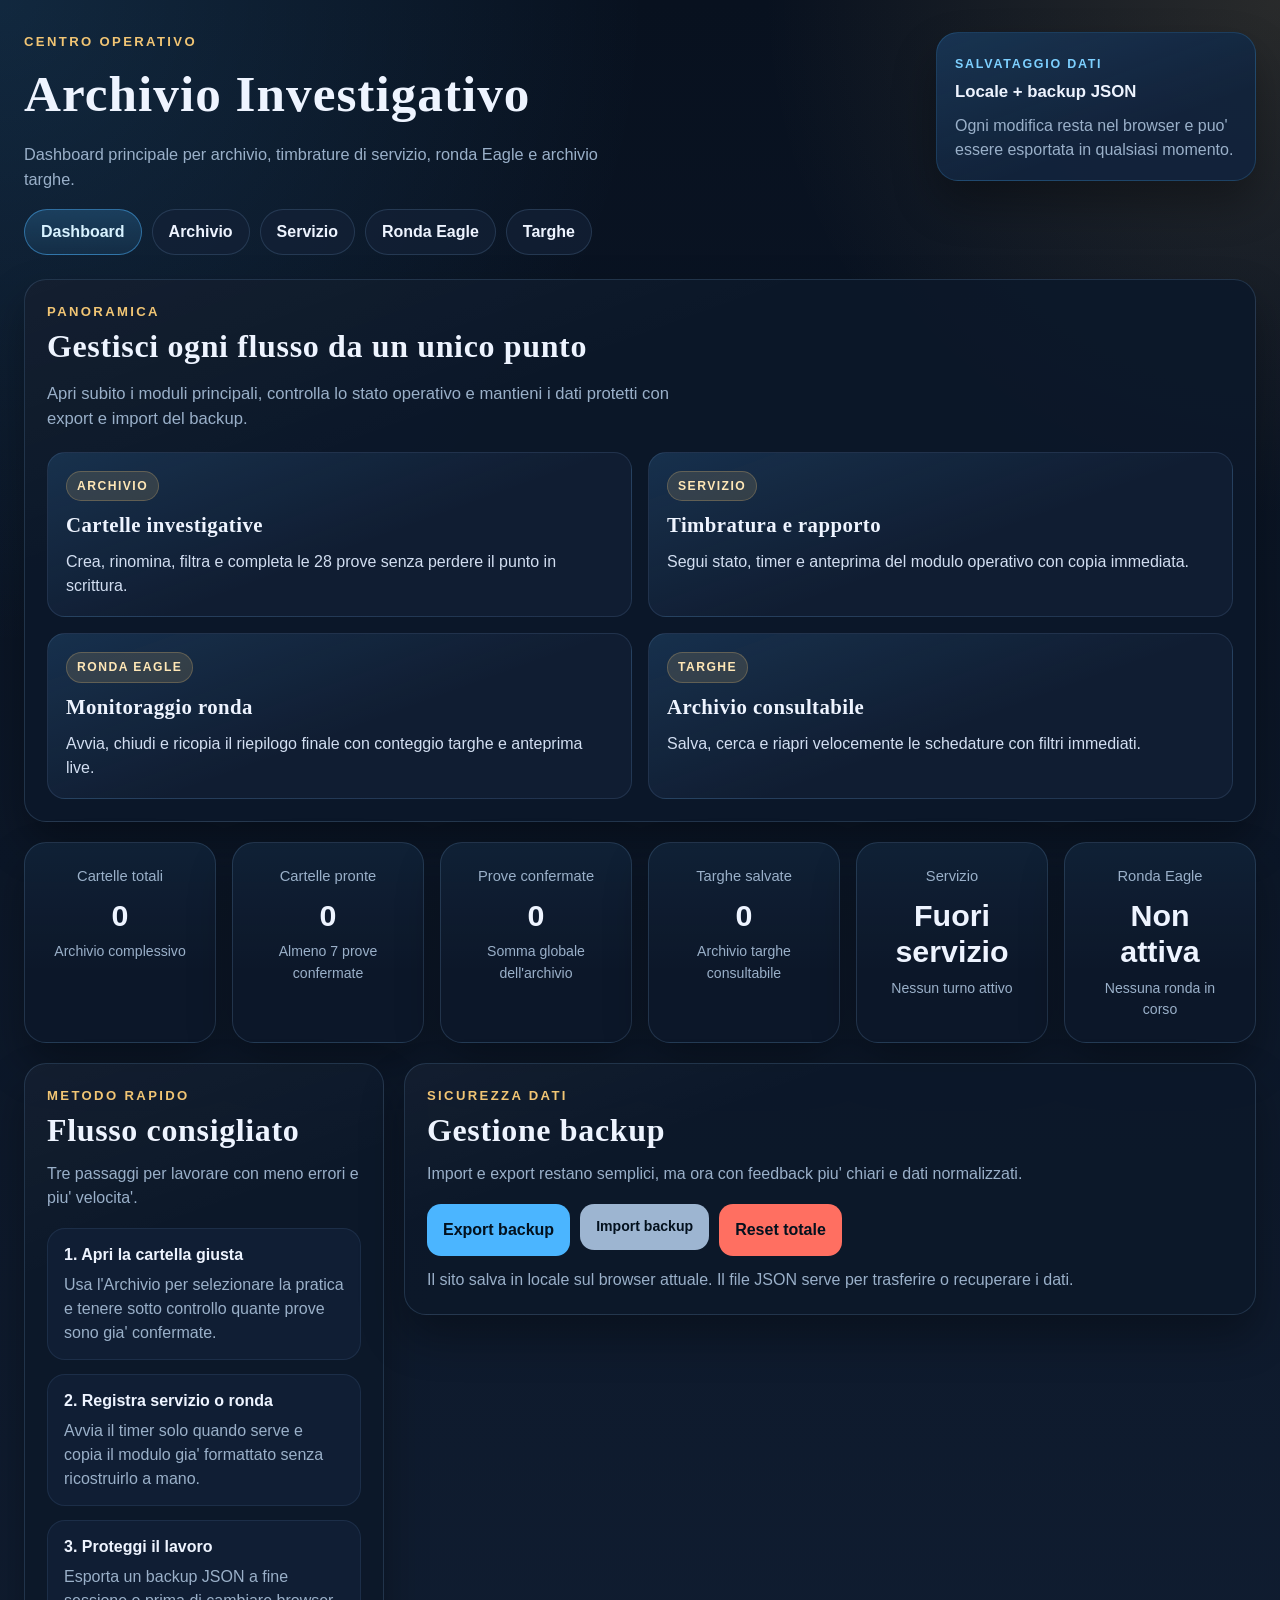
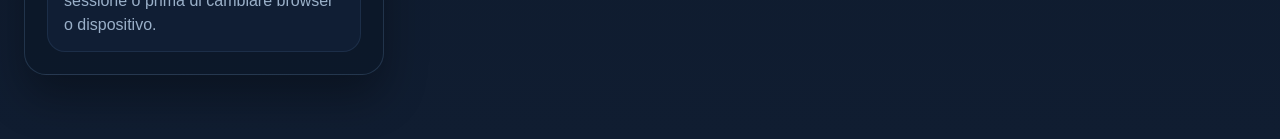
<file: index.html>
<!DOCTYPE html>
<html lang="it">
<head>
  <meta charset="UTF-8" />
  <meta name="viewport" content="width=device-width, initial-scale=1.0" />
  <meta
    name="description"
    content="Pannello operativo per archivio investigativo, servizio, ronda Eagle e schedatura targhe."
  />
  <meta name="theme-color" content="#0f1729" />
  <title>Archivio Investigativo | Dashboard</title>
  <link rel="stylesheet" href="css/style.css" />
</head>
<body>
  <a class="skip-link" href="#mainContent">Vai al contenuto principale</a>

  <div class="page-shell">
    <header class="site-header">
      <div class="site-header-copy">
        <p class="eyebrow">Centro operativo</p>
        <h1>Archivio Investigativo</h1>
        <p class="subtitle">
          Dashboard principale per archivio, timbrature di servizio, ronda Eagle e archivio targhe.
        </p>
      </div>

      <aside class="header-card" aria-label="Informazioni salvataggio">
        <span class="header-card-label">Salvataggio dati</span>
        <strong>Locale + backup JSON</strong>
        <p>Ogni modifica resta nel browser e puo' essere esportata in qualsiasi momento.</p>
      </aside>
    </header>

    <nav class="main-nav" aria-label="Navigazione principale">
      <a href="index.html" class="nav-link active" aria-current="page">Dashboard</a>
      <a href="archivio.html" class="nav-link">Archivio</a>
      <a href="servizio.html" class="nav-link">Servizio</a>
      <a href="ronda.html" class="nav-link">Ronda Eagle</a>
      <a href="targhe.html" class="nav-link">Targhe</a>
    </nav>

    <main class="page-container" id="mainContent">
      <section class="panel hero-panel">
        <div class="hero-copy">
          <p class="eyebrow">Panoramica</p>
          <h2>Gestisci ogni flusso da un unico punto</h2>
          <p class="lead">
            Apri subito i moduli principali, controlla lo stato operativo e mantieni i dati protetti con
            export e import del backup.
          </p>
        </div>

        <div class="dashboard-grid">
          <a class="dashboard-card" href="archivio.html">
            <span class="card-kicker">Archivio</span>
            <h3>Cartelle investigative</h3>
            <p>Crea, rinomina, filtra e completa le 28 prove senza perdere il punto in scrittura.</p>
          </a>

          <a class="dashboard-card" href="servizio.html">
            <span class="card-kicker">Servizio</span>
            <h3>Timbratura e rapporto</h3>
            <p>Segui stato, timer e anteprima del modulo operativo con copia immediata.</p>
          </a>

          <a class="dashboard-card" href="ronda.html">
            <span class="card-kicker">Ronda Eagle</span>
            <h3>Monitoraggio ronda</h3>
            <p>Avvia, chiudi e ricopia il riepilogo finale con conteggio targhe e anteprima live.</p>
          </a>

          <a class="dashboard-card" href="targhe.html">
            <span class="card-kicker">Targhe</span>
            <h3>Archivio consultabile</h3>
            <p>Salva, cerca e riapri velocemente le schedature con filtri immediati.</p>
          </a>
        </div>
      </section>

      <section class="stats-grid stats-grid--wide" aria-label="Statistiche operative">
        <div class="panel stat-card">
          <span class="stat-label">Cartelle totali</span>
          <strong class="stat-value" id="statFolders">0</strong>
          <span class="stat-note">Archivio complessivo</span>
        </div>

        <div class="panel stat-card">
          <span class="stat-label">Cartelle pronte</span>
          <strong class="stat-value" id="statReadyFolders">0</strong>
          <span class="stat-note">Almeno 7 prove confermate</span>
        </div>

        <div class="panel stat-card">
          <span class="stat-label">Prove confermate</span>
          <strong class="stat-value" id="statCheckedProofs">0</strong>
          <span class="stat-note">Somma globale dell'archivio</span>
        </div>

        <div class="panel stat-card">
          <span class="stat-label">Targhe salvate</span>
          <strong class="stat-value" id="statPlates">0</strong>
          <span class="stat-note">Archivio targhe consultabile</span>
        </div>

        <div class="panel stat-card">
          <span class="stat-label">Servizio</span>
          <strong class="stat-value" id="statService">Fuori servizio</strong>
          <span class="stat-note" id="statServiceNote">Nessun turno attivo</span>
        </div>

        <div class="panel stat-card">
          <span class="stat-label">Ronda Eagle</span>
          <strong class="stat-value" id="statRonda">Non attiva</strong>
          <span class="stat-note" id="statRondaNote">Nessuna ronda in corso</span>
        </div>
      </section>

      <section class="page-grid dashboard-lower">
        <section class="panel">
          <div class="panel-header">
            <div>
              <p class="eyebrow">Metodo rapido</p>
              <h2>Flusso consigliato</h2>
              <p class="panel-subtitle">Tre passaggi per lavorare con meno errori e piu' velocita'.</p>
            </div>
          </div>

          <div class="checklist">
            <div class="checklist-item">
              <strong>1. Apri la cartella giusta</strong>
              <p>Usa l'Archivio per selezionare la pratica e tenere sotto controllo quante prove sono gia' confermate.</p>
            </div>

            <div class="checklist-item">
              <strong>2. Registra servizio o ronda</strong>
              <p>Avvia il timer solo quando serve e copia il modulo gia' formattato senza ricostruirlo a mano.</p>
            </div>

            <div class="checklist-item">
              <strong>3. Proteggi il lavoro</strong>
              <p>Esporta un backup JSON a fine sessione o prima di cambiare browser o dispositivo.</p>
            </div>
          </div>
        </section>

        <section class="panel">
          <div class="panel-header">
            <div>
              <p class="eyebrow">Sicurezza dati</p>
              <h2>Gestione backup</h2>
              <p class="panel-subtitle">
                Import e export restano semplici, ma ora con feedback piu' chiari e dati normalizzati.
              </p>
            </div>
          </div>

          <div class="button-row">
            <button class="btn btn-primary" id="exportDataBtn" type="button">Export backup</button>
            <label class="btn btn-secondary file-label">
              Import backup
              <input type="file" id="importDataInput" accept=".json" hidden />
            </label>
            <button class="btn btn-danger" id="resetAllBtn" type="button">Reset totale</button>
          </div>

          <p class="help-text">
            Il sito salva in locale sul browser attuale. Il file JSON serve per trasferire o recuperare i dati.
          </p>
        </section>
      </section>
    </main>
  </div>

  <script src="js/storage.js"></script>
  <script src="js/ui.js"></script>
  <script src="js/index.js"></script>
</body>
</html>
</file>
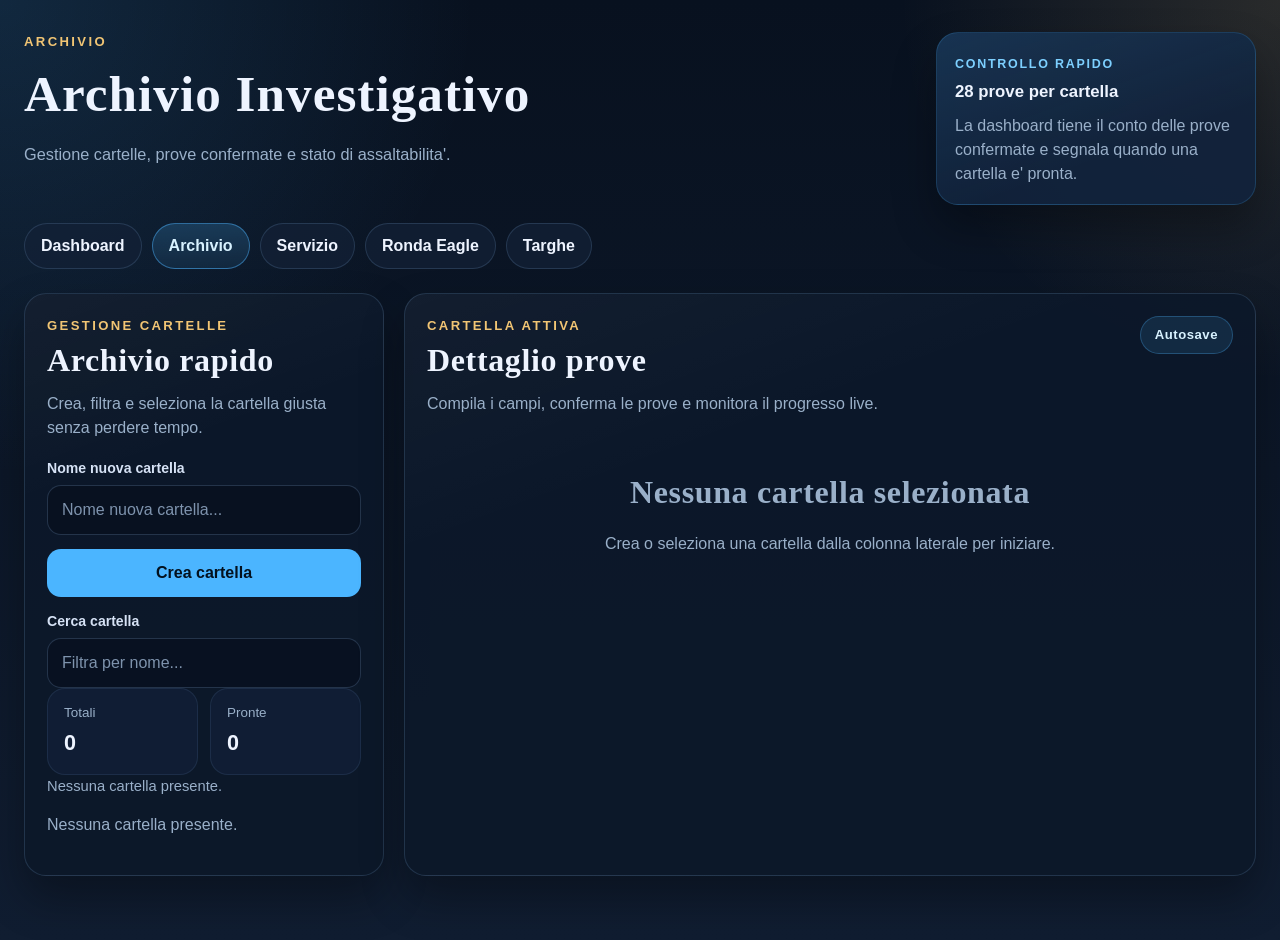
<file: archivio.html>
<!DOCTYPE html>
<html lang="it">
<head>
  <meta charset="UTF-8" />
  <meta name="viewport" content="width=device-width, initial-scale=1.0" />
  <meta
    name="description"
    content="Gestione cartelle investigative con 28 prove, progressi e filtro rapido."
  />
  <meta name="theme-color" content="#0f1729" />
  <title>Archivio Investigativo | Cartelle e prove</title>
  <link rel="stylesheet" href="css/style.css" />
</head>
<body>
  <a class="skip-link" href="#mainContent">Vai al contenuto principale</a>

  <div class="page-shell">
    <header class="site-header">
      <div class="site-header-copy">
        <p class="eyebrow">Archivio</p>
        <h1>Archivio Investigativo</h1>
        <p class="subtitle">Gestione cartelle, prove confermate e stato di assaltabilita'.</p>
      </div>

      <aside class="header-card" aria-label="Informazioni archivio">
        <span class="header-card-label">Controllo rapido</span>
        <strong>28 prove per cartella</strong>
        <p>La dashboard tiene il conto delle prove confermate e segnala quando una cartella e' pronta.</p>
      </aside>
    </header>

    <nav class="main-nav" aria-label="Navigazione principale">
      <a href="index.html" class="nav-link">Dashboard</a>
      <a href="archivio.html" class="nav-link active" aria-current="page">Archivio</a>
      <a href="servizio.html" class="nav-link">Servizio</a>
      <a href="ronda.html" class="nav-link">Ronda Eagle</a>
      <a href="targhe.html" class="nav-link">Targhe</a>
    </nav>

    <main class="page-container page-grid" id="mainContent">
      <aside class="panel sidebar-panel">
        <div class="panel-header">
          <div>
            <p class="eyebrow">Gestione cartelle</p>
            <h2>Archivio rapido</h2>
            <p class="panel-subtitle">Crea, filtra e seleziona la cartella giusta senza perdere tempo.</p>
          </div>
        </div>

        <div class="stack">
          <div>
            <label for="newFolderName">Nome nuova cartella</label>
            <input type="text" id="newFolderName" placeholder="Nome nuova cartella..." autocomplete="off" />
          </div>

          <button class="btn btn-primary" id="createFolderBtn" type="button">Crea cartella</button>

          <div>
            <label for="folderSearchInput">Cerca cartella</label>
            <input
              type="search"
              id="folderSearchInput"
              placeholder="Filtra per nome..."
              autocomplete="off"
            />
          </div>
        </div>

        <div class="summary-strip">
          <div class="mini-stat">
            <span>Totali</span>
            <strong id="folderTotalCount">0</strong>
          </div>

          <div class="mini-stat">
            <span>Pronte</span>
            <strong id="folderReadyCount">0</strong>
          </div>
        </div>

        <p class="search-status" id="folderSearchStatus">Tutte le cartelle disponibili.</p>

        <div id="foldersList" class="folders-list" aria-live="polite"></div>
      </aside>

      <section class="panel content-panel">
        <div class="panel-header">
          <div>
            <p class="eyebrow">Cartella attiva</p>
            <h2>Dettaglio prove</h2>
            <p class="panel-subtitle">Compila i campi, conferma le prove e monitora il progresso live.</p>
          </div>

          <span class="badge">Autosave</span>
        </div>

        <div id="folderHeader" class="empty-state">
          <h2>Nessuna cartella selezionata</h2>
          <p>Crea o seleziona una cartella dalla colonna laterale per iniziare.</p>
        </div>

        <div id="folderContent"></div>
      </section>
    </main>
  </div>

  <script src="js/storage.js"></script>
  <script src="js/ui.js"></script>
  <script src="js/archivio.js"></script>
</body>
</html>
</file>
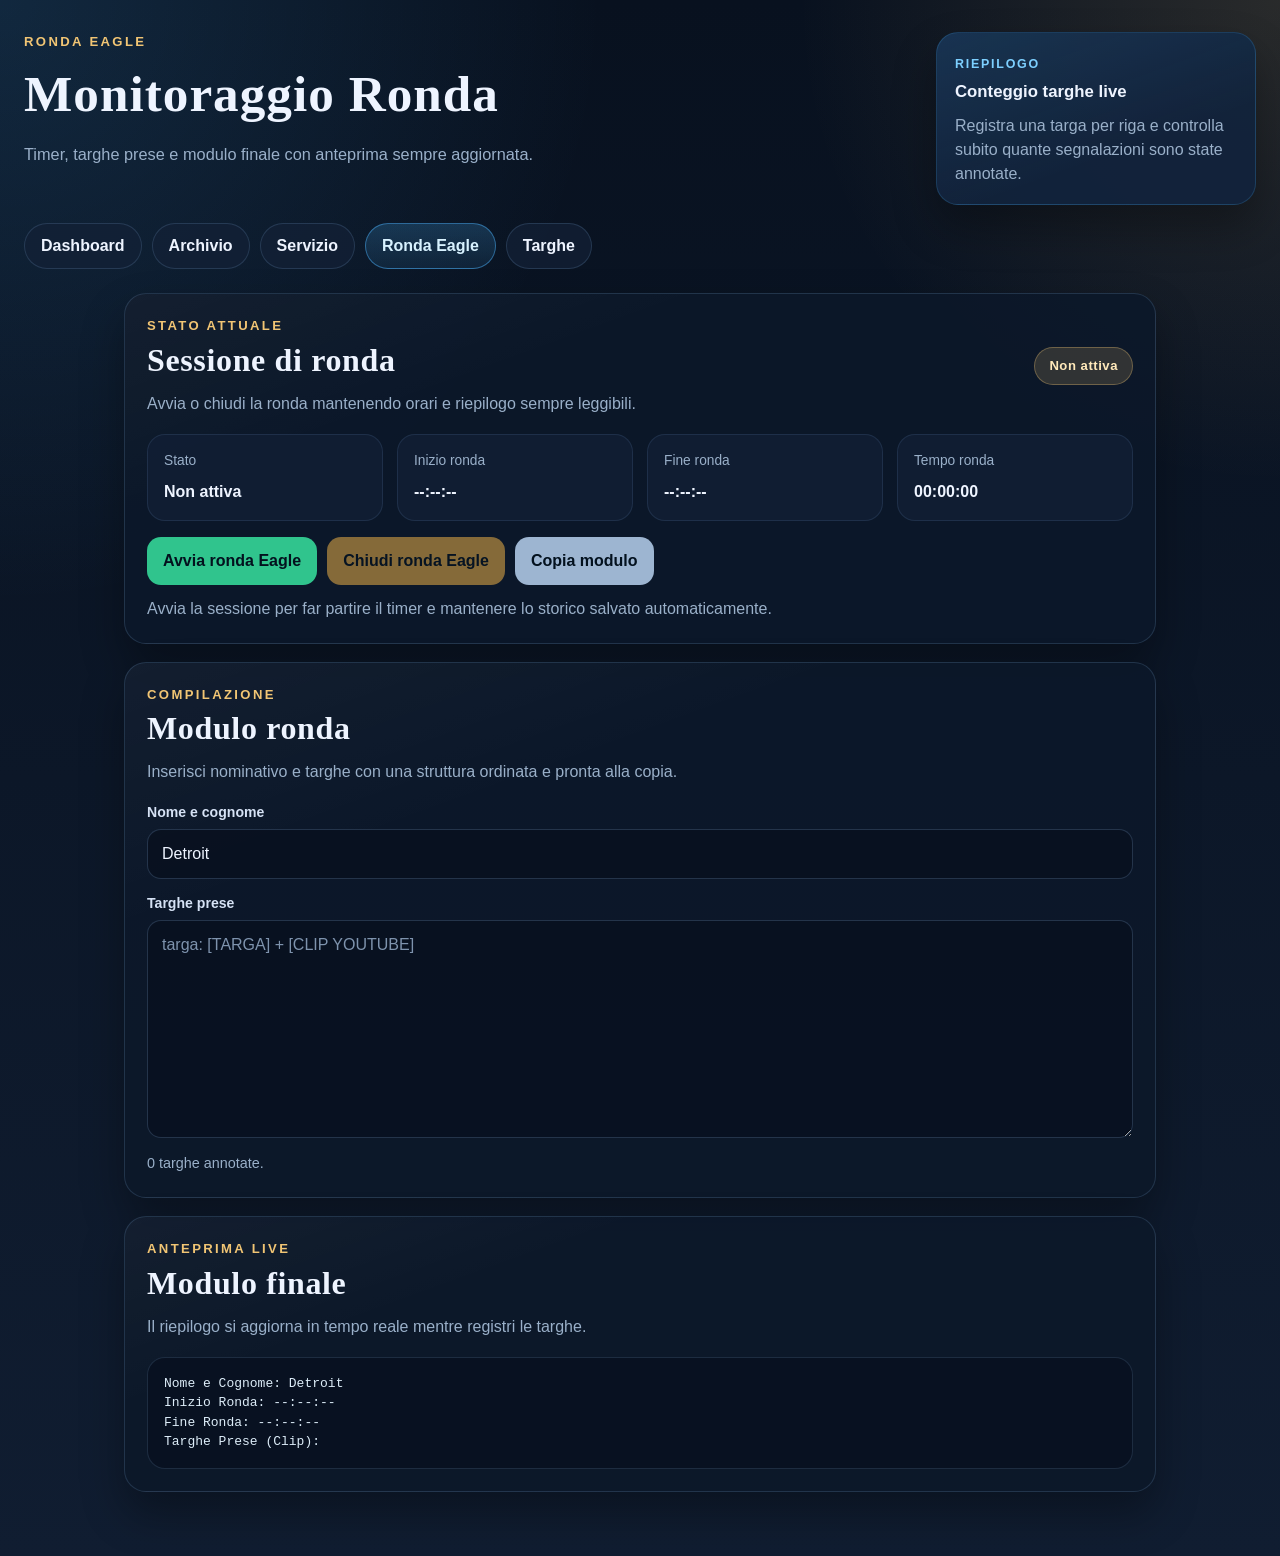
<file: ronda.html>
<!DOCTYPE html>
<html lang="it">
<head>
  <meta charset="UTF-8" />
  <meta name="viewport" content="width=device-width, initial-scale=1.0" />
  <meta
    name="description"
    content="Monitoraggio ronda Eagle con timer, conteggio targhe e anteprima modulo finale."
  />
  <meta name="theme-color" content="#0f1729" />
  <title>Ronda Eagle | Monitoraggio e riepilogo</title>
  <link rel="stylesheet" href="css/style.css" />
</head>
<body>
  <a class="skip-link" href="#mainContent">Vai al contenuto principale</a>

  <div class="page-shell">
    <header class="site-header">
      <div class="site-header-copy">
        <p class="eyebrow">Ronda Eagle</p>
        <h1>Monitoraggio Ronda</h1>
        <p class="subtitle">Timer, targhe prese e modulo finale con anteprima sempre aggiornata.</p>
      </div>

      <aside class="header-card" aria-label="Informazioni ronda">
        <span class="header-card-label">Riepilogo</span>
        <strong>Conteggio targhe live</strong>
        <p>Registra una targa per riga e controlla subito quante segnalazioni sono state annotate.</p>
      </aside>
    </header>

    <nav class="main-nav" aria-label="Navigazione principale">
      <a href="index.html" class="nav-link">Dashboard</a>
      <a href="archivio.html" class="nav-link">Archivio</a>
      <a href="servizio.html" class="nav-link">Servizio</a>
      <a href="ronda.html" class="nav-link active" aria-current="page">Ronda Eagle</a>
      <a href="targhe.html" class="nav-link">Targhe</a>
    </nav>

    <main class="page-container narrow-page page-stack" id="mainContent">
      <section class="panel">
        <div class="panel-header panel-header--split">
          <div>
            <p class="eyebrow">Stato attuale</p>
            <h2>Sessione di ronda</h2>
            <p class="panel-subtitle">Avvia o chiudi la ronda mantenendo orari e riepilogo sempre leggibili.</p>
          </div>

          <span class="status-pill status-pill--idle" id="rondaStatusBadge">Non attiva</span>
        </div>

        <div class="info-grid">
          <div class="info-box">
            <span class="info-label">Stato</span>
            <strong id="rondaStatus">Non attiva</strong>
          </div>

          <div class="info-box">
            <span class="info-label">Inizio ronda</span>
            <strong id="rondaStartText">--:--:--</strong>
          </div>

          <div class="info-box">
            <span class="info-label">Fine ronda</span>
            <strong id="rondaEndText">--:--:--</strong>
          </div>

          <div class="info-box">
            <span class="info-label">Tempo ronda</span>
            <strong id="rondaTimer">00:00:00</strong>
          </div>
        </div>

        <div class="button-row">
          <button class="btn btn-success" id="startRondaBtn" type="button">Avvia ronda Eagle</button>
          <button class="btn btn-warning" id="endRondaBtn" type="button">Chiudi ronda Eagle</button>
          <button class="btn btn-secondary" id="copyRondaModuleBtn" type="button">Copia modulo</button>
        </div>

        <p class="help-text" id="rondaSessionHint">
          Avvia la sessione per far partire il timer e mantenere lo storico salvato automaticamente.
        </p>
      </section>

      <section class="panel">
        <div class="panel-header">
          <div>
            <p class="eyebrow">Compilazione</p>
            <h2>Modulo ronda</h2>
            <p class="panel-subtitle">Inserisci nominativo e targhe con una struttura ordinata e pronta alla copia.</p>
          </div>
        </div>

        <div class="stack">
          <div>
            <label for="rondaName">Nome e cognome</label>
            <input type="text" id="rondaName" value="Detroit" />
          </div>

          <div>
            <label for="rondaTarghe">Targhe prese</label>
            <textarea
              id="rondaTarghe"
              rows="8"
              placeholder="targa: [TARGA] + [CLIP YOUTUBE]"
            ></textarea>
            <p class="help-text compact-help" id="rondaPlateCount">0 targhe annotate.</p>
          </div>
        </div>
      </section>

      <section class="panel">
        <div class="panel-header">
          <div>
            <p class="eyebrow">Anteprima live</p>
            <h2>Modulo finale</h2>
            <p class="panel-subtitle">Il riepilogo si aggiorna in tempo reale mentre registri le targhe.</p>
          </div>
        </div>

        <pre class="module-preview" id="rondaModulePreview"></pre>
      </section>
    </main>
  </div>

  <script src="js/storage.js"></script>
  <script src="js/ui.js"></script>
  <script src="js/ronda.js"></script>
</body>
</html>
</file>
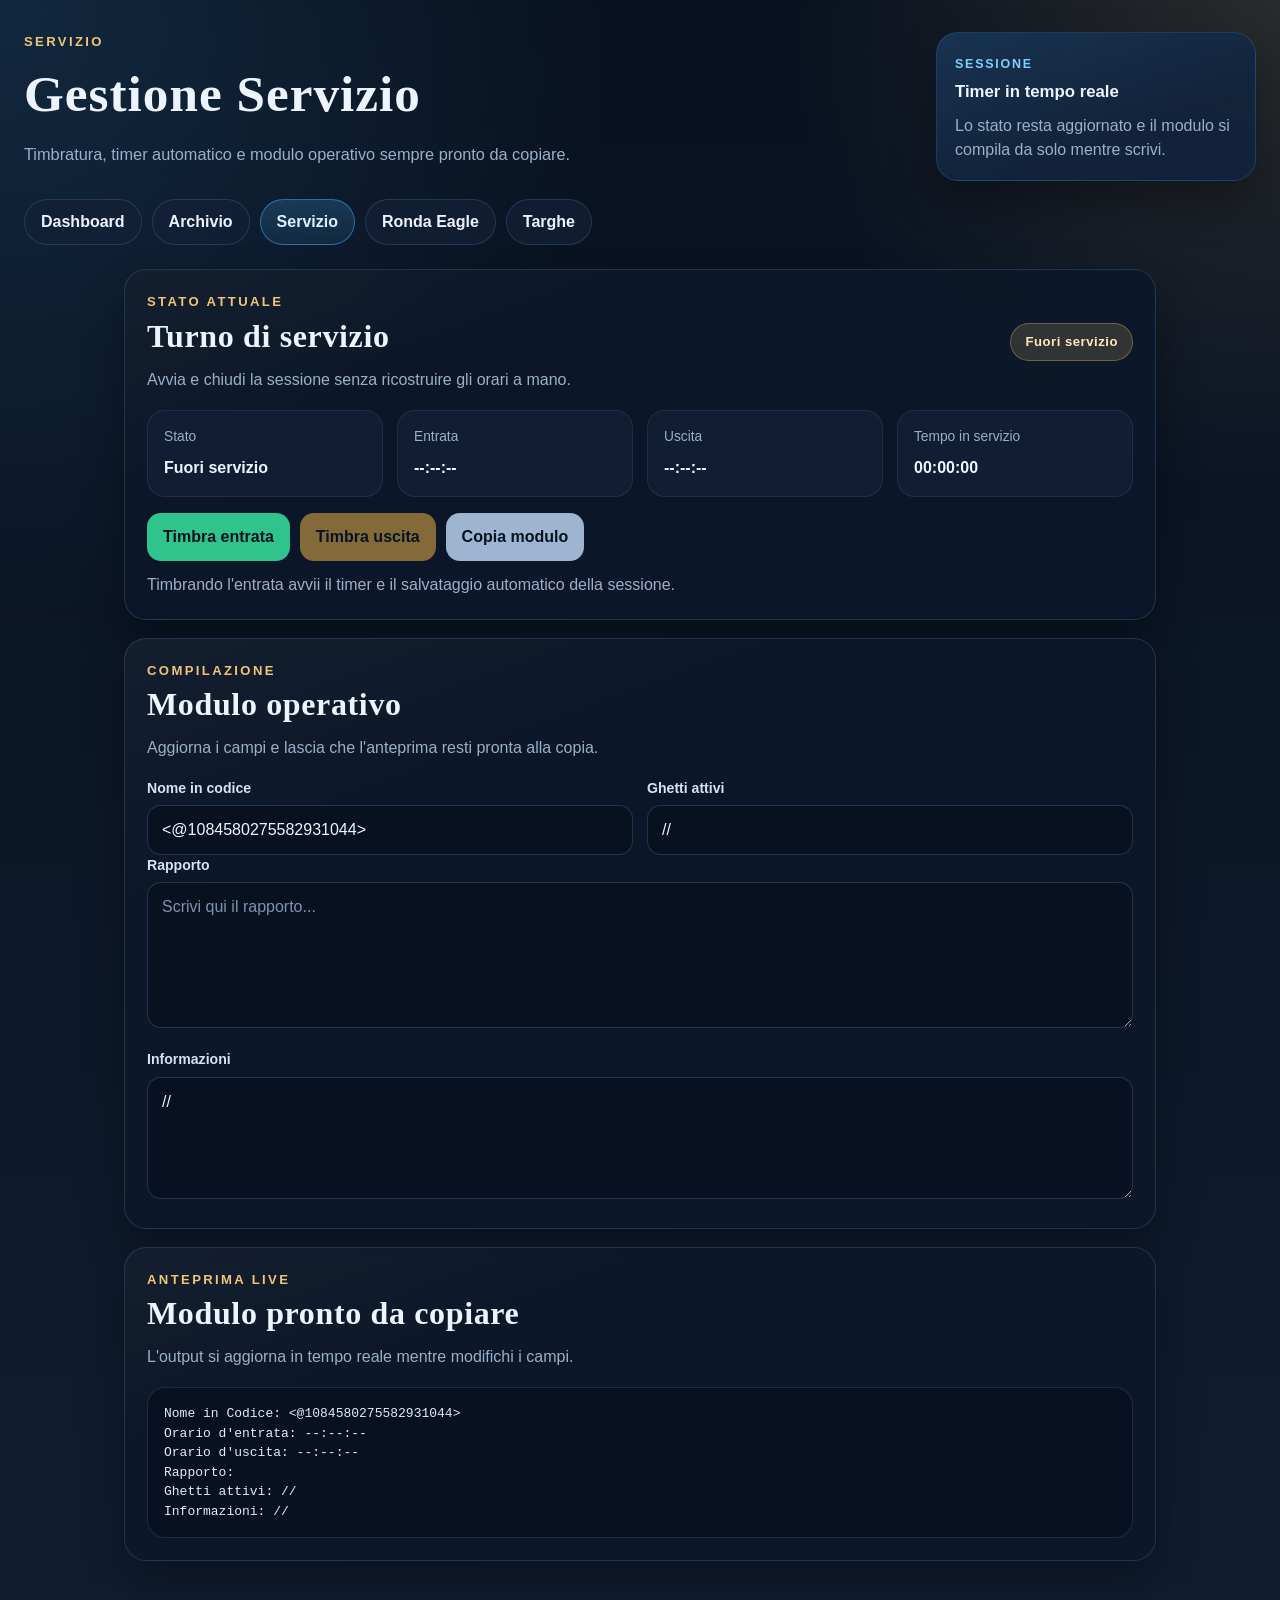
<file: servizio.html>
<!DOCTYPE html>
<html lang="it">
<head>
  <meta charset="UTF-8" />
  <meta name="viewport" content="width=device-width, initial-scale=1.0" />
  <meta
    name="description"
    content="Gestione servizio con timbratura, timer automatico e anteprima modulo operativo."
  />
  <meta name="theme-color" content="#0f1729" />
  <title>Servizio | Timbratura e modulo operativo</title>
  <link rel="stylesheet" href="css/style.css" />
</head>
<body>
  <a class="skip-link" href="#mainContent">Vai al contenuto principale</a>

  <div class="page-shell">
    <header class="site-header">
      <div class="site-header-copy">
        <p class="eyebrow">Servizio</p>
        <h1>Gestione Servizio</h1>
        <p class="subtitle">Timbratura, timer automatico e modulo operativo sempre pronto da copiare.</p>
      </div>

      <aside class="header-card" aria-label="Informazioni servizio">
        <span class="header-card-label">Sessione</span>
        <strong>Timer in tempo reale</strong>
        <p>Lo stato resta aggiornato e il modulo si compila da solo mentre scrivi.</p>
      </aside>
    </header>

    <nav class="main-nav" aria-label="Navigazione principale">
      <a href="index.html" class="nav-link">Dashboard</a>
      <a href="archivio.html" class="nav-link">Archivio</a>
      <a href="servizio.html" class="nav-link active" aria-current="page">Servizio</a>
      <a href="ronda.html" class="nav-link">Ronda Eagle</a>
      <a href="targhe.html" class="nav-link">Targhe</a>
    </nav>

    <main class="page-container narrow-page page-stack" id="mainContent">
      <section class="panel">
        <div class="panel-header panel-header--split">
          <div>
            <p class="eyebrow">Stato attuale</p>
            <h2>Turno di servizio</h2>
            <p class="panel-subtitle">Avvia e chiudi la sessione senza ricostruire gli orari a mano.</p>
          </div>

          <span class="status-pill status-pill--idle" id="serviceStatusBadge">Fuori servizio</span>
        </div>

        <div class="info-grid">
          <div class="info-box">
            <span class="info-label">Stato</span>
            <strong id="serviceStatus">Fuori servizio</strong>
          </div>

          <div class="info-box">
            <span class="info-label">Entrata</span>
            <strong id="serviceStartText">--:--:--</strong>
          </div>

          <div class="info-box">
            <span class="info-label">Uscita</span>
            <strong id="serviceEndText">--:--:--</strong>
          </div>

          <div class="info-box">
            <span class="info-label">Tempo in servizio</span>
            <strong id="serviceTimer">00:00:00</strong>
          </div>
        </div>

        <div class="button-row">
          <button class="btn btn-success" id="clockInBtn" type="button">Timbra entrata</button>
          <button class="btn btn-warning" id="clockOutBtn" type="button">Timbra uscita</button>
          <button class="btn btn-secondary" id="copyShiftModuleBtn" type="button">Copia modulo</button>
        </div>

        <p class="help-text" id="serviceSessionHint">
          Timbrando l'entrata avvii il timer e il salvataggio automatico della sessione.
        </p>
      </section>

      <section class="panel">
        <div class="panel-header">
          <div>
            <p class="eyebrow">Compilazione</p>
            <h2>Modulo operativo</h2>
            <p class="panel-subtitle">Aggiorna i campi e lascia che l'anteprima resti pronta alla copia.</p>
          </div>
        </div>

        <div class="form-grid">
          <div>
            <label for="serviceCodename">Nome in codice</label>
            <input type="text" id="serviceCodename" value="<@1084580275582931044>" />
          </div>

          <div>
            <label for="serviceGhetti">Ghetti attivi</label>
            <input type="text" id="serviceGhetti" placeholder="//" />
          </div>
        </div>

        <div class="stack">
          <div>
            <label for="serviceRapporto">Rapporto</label>
            <textarea id="serviceRapporto" rows="5" placeholder="Scrivi qui il rapporto..."></textarea>
          </div>

          <div>
            <label for="serviceInformazioni">Informazioni</label>
            <textarea id="serviceInformazioni" rows="4" placeholder="//"></textarea>
          </div>
        </div>
      </section>

      <section class="panel">
        <div class="panel-header">
          <div>
            <p class="eyebrow">Anteprima live</p>
            <h2>Modulo pronto da copiare</h2>
            <p class="panel-subtitle">L'output si aggiorna in tempo reale mentre modifichi i campi.</p>
          </div>
        </div>

        <pre class="module-preview" id="serviceModulePreview"></pre>
      </section>
    </main>
  </div>

  <script src="js/storage.js"></script>
  <script src="js/ui.js"></script>
  <script src="js/servizio.js"></script>
</body>
</html>
</file>
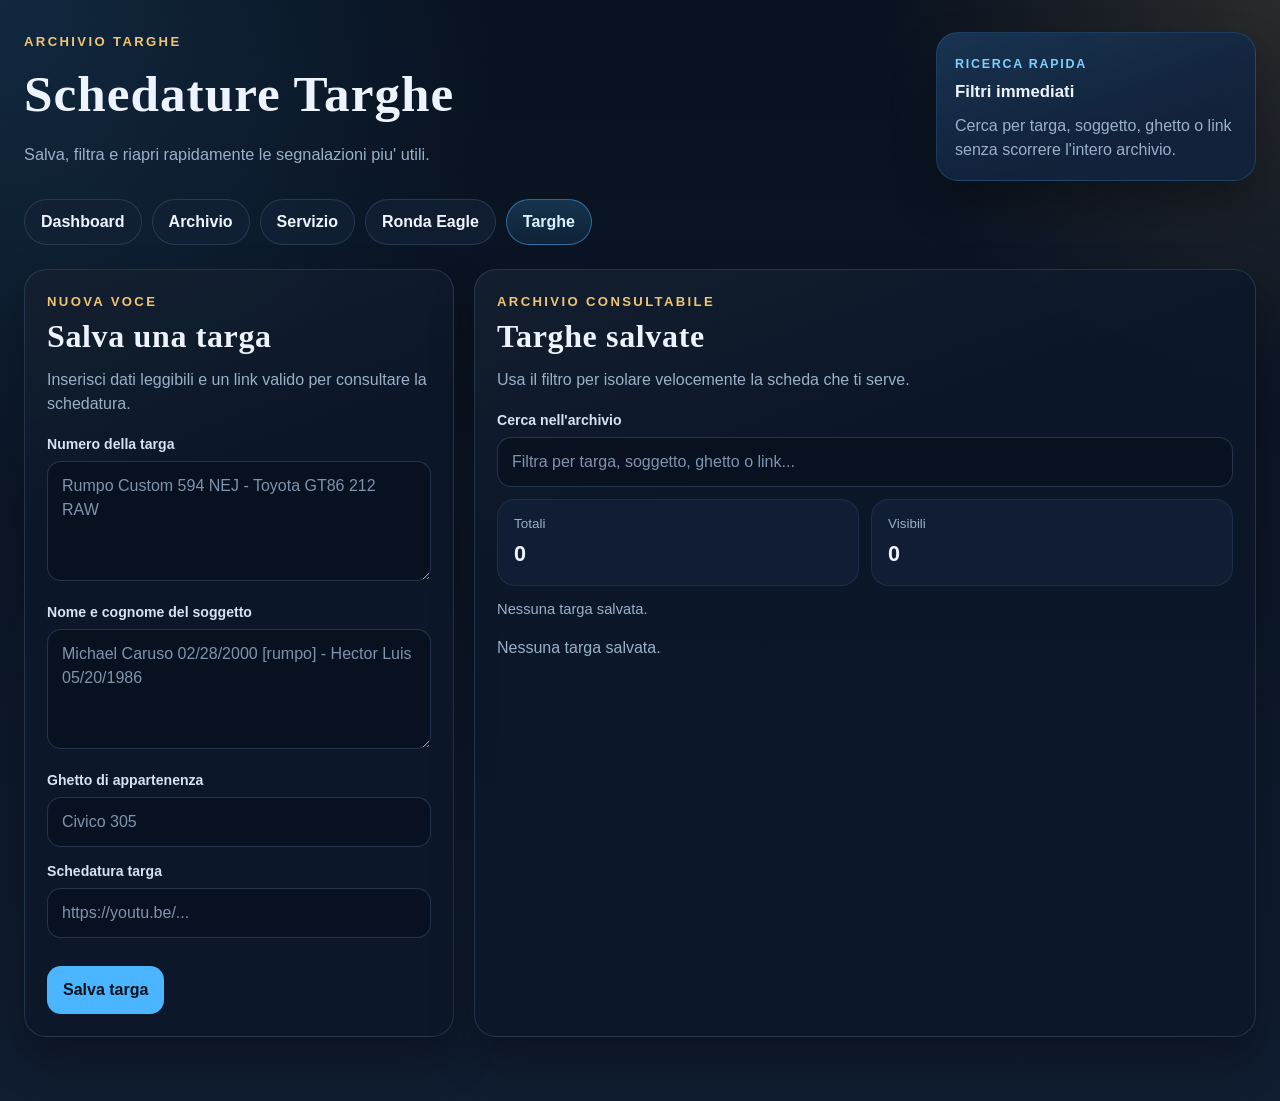
<file: targhe.html>
<!DOCTYPE html>
<html lang="it">
<head>
  <meta charset="UTF-8" />
  <meta name="viewport" content="width=device-width, initial-scale=1.0" />
  <meta
    name="description"
    content="Archivio targhe con salvataggio rapido, ricerca immediata e link schedatura consultabili."
  />
  <meta name="theme-color" content="#0f1729" />
  <title>Archivio Targhe | Salvataggio e ricerca</title>
  <link rel="stylesheet" href="css/style.css" />
</head>
<body>
  <a class="skip-link" href="#mainContent">Vai al contenuto principale</a>

  <div class="page-shell">
    <header class="site-header">
      <div class="site-header-copy">
        <p class="eyebrow">Archivio targhe</p>
        <h1>Schedature Targhe</h1>
        <p class="subtitle">Salva, filtra e riapri rapidamente le segnalazioni piu' utili.</p>
      </div>

      <aside class="header-card" aria-label="Informazioni targhe">
        <span class="header-card-label">Ricerca rapida</span>
        <strong>Filtri immediati</strong>
        <p>Cerca per targa, soggetto, ghetto o link senza scorrere l'intero archivio.</p>
      </aside>
    </header>

    <nav class="main-nav" aria-label="Navigazione principale">
      <a href="index.html" class="nav-link">Dashboard</a>
      <a href="archivio.html" class="nav-link">Archivio</a>
      <a href="servizio.html" class="nav-link">Servizio</a>
      <a href="ronda.html" class="nav-link">Ronda Eagle</a>
      <a href="targhe.html" class="nav-link active" aria-current="page">Targhe</a>
    </nav>

    <main class="page-container page-grid-targhe" id="mainContent">
      <section class="panel">
        <div class="panel-header">
          <div>
            <p class="eyebrow">Nuova voce</p>
            <h2>Salva una targa</h2>
            <p class="panel-subtitle">Inserisci dati leggibili e un link valido per consultare la schedatura.</p>
          </div>
        </div>

        <div class="stack">
          <div>
            <label for="plateNumero">Numero della targa</label>
            <textarea
              id="plateNumero"
              rows="2"
              placeholder="Rumpo Custom 594 NEJ - Toyota GT86 212 RAW"
            ></textarea>
          </div>

          <div>
            <label for="plateSoggetto">Nome e cognome del soggetto</label>
            <textarea
              id="plateSoggetto"
              rows="2"
              placeholder="Michael Caruso 02/28/2000 [rumpo] - Hector Luis 05/20/1986"
            ></textarea>
          </div>

          <div>
            <label for="plateGhetto">Ghetto di appartenenza</label>
            <input type="text" id="plateGhetto" placeholder="Civico 305" />
          </div>

          <div>
            <label for="plateLink">Schedatura targa</label>
            <input type="text" id="plateLink" placeholder="https://youtu.be/..." />
          </div>

          <div class="button-row">
            <button class="btn btn-primary" id="savePlateBtn" type="button">Salva targa</button>
          </div>
        </div>
      </section>

      <section class="panel">
        <div class="panel-header">
          <div>
            <p class="eyebrow">Archivio consultabile</p>
            <h2>Targhe salvate</h2>
            <p class="panel-subtitle">Usa il filtro per isolare velocemente la scheda che ti serve.</p>
          </div>
        </div>

        <div class="stack compact-stack">
          <div>
            <label for="plateSearchInput">Cerca nell'archivio</label>
            <input
              type="search"
              id="plateSearchInput"
              placeholder="Filtra per targa, soggetto, ghetto o link..."
              autocomplete="off"
            />
          </div>

          <div class="summary-strip">
            <div class="mini-stat">
              <span>Totali</span>
              <strong id="plateTotalCount">0</strong>
            </div>

            <div class="mini-stat">
              <span>Visibili</span>
              <strong id="plateVisibleCount">0</strong>
            </div>
          </div>

          <p class="search-status" id="plateSearchStatus">Tutte le targhe disponibili.</p>
        </div>

        <div id="platesList" class="plates-list" aria-live="polite"></div>
      </section>
    </main>
  </div>

  <script src="js/storage.js"></script>
  <script src="js/ui.js"></script>
  <script src="js/targhe.js"></script>
</body>
</html>
</file>
<file: css/style.css>
:root {
  --bg: #08111f;
  --bg-soft: #101d31;
  --surface: rgba(13, 24, 42, 0.92);
  --surface-2: rgba(17, 31, 53, 0.9);
  --line: rgba(122, 164, 208, 0.2);
  --text: #eef4ff;
  --muted: #9ab0c9;
  --primary: #4bb5ff;
  --primary-hover: #7dd0ff;
  --accent: #f1c574;
  --success: #30c48d;
  --warning: #f5b74a;
  --danger: #ff6f61;
  --shadow: 0 22px 44px rgba(0, 0, 0, 0.32);
  --radius: 22px;
}

*,
*::before,
*::after {
  box-sizing: border-box;
}

html,
body {
  margin: 0;
  padding: 0;
  min-height: 100%;
}

body {
  background:
    radial-gradient(circle at top left, rgba(75, 181, 255, 0.14), transparent 30%),
    radial-gradient(circle at top right, rgba(241, 197, 116, 0.14), transparent 24%),
    linear-gradient(180deg, var(--bg), var(--bg-soft));
  color: var(--text);
  font-family: "Trebuchet MS", "Lucida Sans Unicode", "Segoe UI", sans-serif;
  line-height: 1.5;
  position: relative;
}

body::before {
  content: "";
  position: fixed;
  inset: 0;
  pointer-events: none;
  background-image:
    linear-gradient(rgba(255, 255, 255, 0.025) 1px, transparent 1px),
    linear-gradient(90deg, rgba(255, 255, 255, 0.02) 1px, transparent 1px);
  background-size: 36px 36px;
  mask-image: linear-gradient(180deg, rgba(0, 0, 0, 0.55), transparent 100%);
  opacity: 0.32;
}

h1,
h2,
h3 {
  font-family: "Palatino Linotype", "Book Antiqua", Palatino, serif;
  letter-spacing: 0.02em;
}

a {
  color: inherit;
}

button,
input,
textarea,
select {
  font: inherit;
}

textarea {
  min-height: 120px;
  resize: vertical;
}

.skip-link {
  position: absolute;
  left: 16px;
  top: -48px;
  z-index: 20;
  background: var(--primary);
  color: #04101d;
  padding: 10px 14px;
  border-radius: 12px;
  font-weight: 700;
  text-decoration: none;
}

.skip-link:focus {
  top: 16px;
}

.page-shell {
  max-width: 1440px;
  margin: 0 auto;
  padding-bottom: 40px;
}

.site-header {
  display: grid;
  grid-template-columns: minmax(0, 1fr) minmax(260px, 320px);
  gap: 20px;
  align-items: start;
  padding: 32px 24px 18px;
}

.site-header-copy h1 {
  margin: 4px 0 0;
  font-size: clamp(2rem, 4vw, 3.2rem);
}

.subtitle,
.lead,
.panel-subtitle,
.help-text,
.search-status,
.stat-note {
  color: var(--muted);
}

.subtitle {
  margin: 10px 0 0;
  max-width: 68ch;
  font-size: 1.02rem;
}

.lead {
  margin: 12px 0 0;
  max-width: 70ch;
  font-size: 1.04rem;
}

.eyebrow {
  margin: 0;
  color: var(--accent);
  font-size: 0.82rem;
  font-weight: 700;
  letter-spacing: 0.18em;
  text-transform: uppercase;
}

.header-card {
  background:
    linear-gradient(160deg, rgba(75, 181, 255, 0.12), transparent 65%),
    rgba(18, 35, 60, 0.92);
  border: 1px solid rgba(75, 181, 255, 0.18);
  border-radius: var(--radius);
  padding: 18px;
  box-shadow: var(--shadow);
}

.header-card strong {
  display: block;
  margin-top: 4px;
  font-size: 1.05rem;
}

.header-card p {
  margin: 10px 0 0;
  color: var(--muted);
}

.header-card-label {
  display: inline-block;
  color: var(--primary-hover);
  font-size: 0.78rem;
  font-weight: 700;
  letter-spacing: 0.14em;
  text-transform: uppercase;
}

.main-nav {
  display: flex;
  flex-wrap: wrap;
  gap: 10px;
  padding: 0 24px;
}

.nav-link {
  display: inline-flex;
  align-items: center;
  min-height: 44px;
  padding: 10px 16px;
  text-decoration: none;
  color: var(--text);
  background: rgba(19, 33, 54, 0.74);
  border: 1px solid var(--line);
  border-radius: 999px;
  font-weight: 700;
  transition:
    transform 0.18s ease,
    border-color 0.18s ease,
    background 0.18s ease,
    color 0.18s ease;
}

.nav-link:hover,
.nav-link:focus-visible {
  transform: translateY(-1px);
  border-color: rgba(75, 181, 255, 0.42);
  background: rgba(20, 37, 61, 0.9);
  outline: none;
}

.nav-link.active {
  background: linear-gradient(180deg, rgba(75, 181, 255, 0.2), rgba(75, 181, 255, 0.09));
  border-color: rgba(75, 181, 255, 0.48);
  color: #d8f2ff;
}

.page-container {
  padding: 24px;
}

.page-stack {
  display: grid;
  gap: 18px;
}

.narrow-page {
  max-width: 1080px;
  margin: 0 auto;
}

.page-grid {
  display: grid;
  grid-template-columns: minmax(300px, 360px) minmax(0, 1fr);
  gap: 20px;
}

.page-grid-targhe {
  display: grid;
  grid-template-columns: minmax(340px, 430px) minmax(0, 1fr);
  gap: 20px;
}

.dashboard-lower {
  align-items: start;
}

.panel {
  position: relative;
  overflow: hidden;
  background:
    linear-gradient(160deg, rgba(255, 255, 255, 0.03), transparent 30%),
    var(--surface);
  border: 1px solid var(--line);
  border-radius: var(--radius);
  padding: 22px;
  box-shadow: var(--shadow);
}

.panel h2 {
  margin: 0;
  font-size: clamp(1.45rem, 3vw, 2rem);
}

.panel-header {
  display: flex;
  justify-content: space-between;
  gap: 16px;
  align-items: start;
  margin-bottom: 18px;
}

.panel-header--split {
  align-items: center;
}

.panel-subtitle {
  margin: 8px 0 0;
}

.hero-panel {
  display: grid;
  gap: 20px;
  margin-bottom: 20px;
}

.dashboard-grid {
  display: grid;
  grid-template-columns: repeat(2, minmax(0, 1fr));
  gap: 16px;
}

.dashboard-card {
  display: block;
  padding: 18px;
  border-radius: 18px;
  text-decoration: none;
  color: var(--text);
  background:
    linear-gradient(160deg, rgba(75, 181, 255, 0.13), transparent 55%),
    rgba(17, 31, 53, 0.9);
  border: 1px solid rgba(122, 164, 208, 0.16);
  transition:
    transform 0.2s ease,
    border-color 0.2s ease,
    box-shadow 0.2s ease;
}

.dashboard-card:hover,
.dashboard-card:focus-visible {
  transform: translateY(-4px);
  border-color: rgba(75, 181, 255, 0.34);
  box-shadow: 0 20px 36px rgba(0, 0, 0, 0.24);
  outline: none;
}

.dashboard-card h3 {
  margin: 8px 0 10px;
  font-size: 1.3rem;
}

.dashboard-card p {
  margin: 0;
  color: #d2def1;
}

.card-kicker {
  display: inline-flex;
  padding: 5px 10px;
  border-radius: 999px;
  background: rgba(241, 197, 116, 0.14);
  border: 1px solid rgba(241, 197, 116, 0.24);
  color: #ffe7b6;
  font-size: 0.76rem;
  font-weight: 700;
  letter-spacing: 0.12em;
  text-transform: uppercase;
}

.stats-grid {
  display: grid;
  grid-template-columns: repeat(4, minmax(0, 1fr));
  gap: 16px;
  margin-bottom: 20px;
}

.stats-grid--wide {
  grid-template-columns: repeat(6, minmax(0, 1fr));
}

.stat-card {
  text-align: center;
  background:
    linear-gradient(180deg, rgba(75, 181, 255, 0.06), transparent 65%),
    rgba(13, 24, 42, 0.94);
}

.stat-label {
  display: block;
  margin-bottom: 10px;
  color: var(--muted);
  font-size: 0.92rem;
}

.stat-value {
  display: block;
  font-size: clamp(1.35rem, 3vw, 1.9rem);
  line-height: 1.2;
}

.stat-note {
  display: block;
  margin-top: 8px;
  font-size: 0.88rem;
}

.checklist {
  display: grid;
  gap: 14px;
}

.checklist-item {
  padding: 14px 16px;
  border-radius: 18px;
  background: rgba(19, 34, 57, 0.72);
  border: 1px solid rgba(122, 164, 208, 0.12);
}

.checklist-item strong {
  display: block;
  margin-bottom: 6px;
}

.checklist-item p {
  margin: 0;
  color: var(--muted);
}

label {
  display: block;
  margin-bottom: 6px;
  color: #d6e2f5;
  font-size: 0.88rem;
  font-weight: 700;
}

input,
textarea,
select {
  width: 100%;
  border: 1px solid rgba(122, 164, 208, 0.24);
  background: rgba(8, 17, 31, 0.76);
  color: var(--text);
  border-radius: 14px;
  padding: 12px 14px;
  transition:
    border-color 0.16s ease,
    box-shadow 0.16s ease;
}

input::placeholder,
textarea::placeholder {
  color: #7e93ad;
}

input:focus-visible,
textarea:focus-visible,
select:focus-visible,
button:focus-visible,
.file-label:focus-within,
.icon-btn:focus-visible {
  outline: none;
  border-color: rgba(75, 181, 255, 0.54);
  box-shadow: 0 0 0 3px rgba(75, 181, 255, 0.18);
}

.stack {
  display: grid;
  gap: 14px;
}

.compact-stack {
  gap: 12px;
}

.button-row,
.small-actions {
  display: flex;
  flex-wrap: wrap;
  gap: 10px;
}

.button-row {
  margin-top: 14px;
}

.btn,
.file-label {
  display: inline-flex;
  align-items: center;
  justify-content: center;
  min-height: 46px;
  padding: 12px 16px;
  border: none;
  border-radius: 14px;
  font-weight: 700;
  color: #03111e;
  cursor: pointer;
  text-decoration: none;
  transition:
    transform 0.18s ease,
    filter 0.18s ease,
    opacity 0.18s ease;
}

.btn:hover,
.file-label:hover {
  transform: translateY(-1px);
  filter: brightness(1.04);
}

.btn:disabled {
  cursor: not-allowed;
  opacity: 0.52;
  transform: none;
  filter: none;
}

.btn-primary {
  background: var(--primary);
}

.btn-secondary,
.file-label {
  background: #9db5d1;
}

.btn-success {
  background: var(--success);
}

.btn-warning {
  background: var(--warning);
}

.btn-danger {
  background: var(--danger);
}

.help-text {
  margin: 12px 0 0;
}

.compact-help {
  margin-top: 8px;
  font-size: 0.9rem;
}

.summary-strip {
  display: grid;
  grid-template-columns: repeat(2, minmax(0, 1fr));
  gap: 12px;
}

.mini-stat {
  padding: 14px 16px;
  border-radius: 18px;
  background: rgba(19, 34, 57, 0.7);
  border: 1px solid rgba(122, 164, 208, 0.12);
}

.mini-stat span {
  display: block;
  color: var(--muted);
  font-size: 0.84rem;
}

.mini-stat strong {
  display: block;
  margin-top: 4px;
  font-size: 1.35rem;
}

.search-status {
  margin: 0;
  font-size: 0.92rem;
}

.sidebar-panel {
  align-self: start;
  position: sticky;
  top: 22px;
}

.folders-list,
.plates-list {
  display: grid;
  gap: 12px;
}

.folder-item,
.plate-card,
.info-box,
.proof-card {
  background: rgba(17, 31, 53, 0.9);
  border: 1px solid rgba(122, 164, 208, 0.14);
}

.folder-item {
  display: grid;
  grid-template-columns: minmax(0, 1fr) auto;
  gap: 12px;
  align-items: start;
  padding: 12px;
  border-radius: 18px;
}

.folder-item-main {
  min-width: 0;
}

.folder-select {
  width: 100%;
  background: transparent;
  color: var(--text);
  border: none;
  text-align: left;
  padding: 0;
  font-weight: 700;
  font-size: 1rem;
  cursor: pointer;
}

.folder-select.active {
  color: #dff4ff;
}

.folder-item-meta {
  display: flex;
  gap: 10px;
  flex-wrap: wrap;
  margin-top: 6px;
  color: var(--muted);
  font-size: 0.85rem;
}

.folder-item-progress {
  width: 100%;
  height: 8px;
  margin-top: 10px;
  border-radius: 999px;
  background: rgba(255, 255, 255, 0.08);
  overflow: hidden;
}

.folder-item-progress-bar,
.progress-bar-fill {
  display: block;
  height: 100%;
  border-radius: inherit;
  background: linear-gradient(90deg, var(--primary), #8ce7ff);
}

.folder-actions {
  display: flex;
  gap: 8px;
}

.icon-btn {
  width: 42px;
  height: 42px;
  border: 1px solid rgba(122, 164, 208, 0.24);
  border-radius: 12px;
  background: rgba(8, 17, 31, 0.78);
  color: var(--text);
  cursor: pointer;
  transition:
    border-color 0.16s ease,
    transform 0.16s ease,
    background 0.16s ease;
}

.icon-btn:hover {
  transform: translateY(-1px);
  border-color: rgba(75, 181, 255, 0.42);
  background: rgba(12, 24, 43, 0.94);
}

.folder-overview {
  display: grid;
  gap: 16px;
}

.folder-title-row {
  display: flex;
  justify-content: space-between;
  gap: 16px;
  align-items: start;
}

.folder-title-row h2 {
  margin-top: 6px;
}

.folder-progress-line {
  display: flex;
  justify-content: space-between;
  gap: 12px;
  align-items: end;
}

.folder-progress-line strong {
  font-size: 1.55rem;
}

.folder-progress-line span {
  color: var(--muted);
}

.progress-bar {
  width: 100%;
  height: 12px;
  border-radius: 999px;
  background: rgba(255, 255, 255, 0.08);
  overflow: hidden;
}

.badge,
.status-pill {
  display: inline-flex;
  align-items: center;
  justify-content: center;
  min-height: 36px;
  padding: 8px 14px;
  border-radius: 999px;
  font-size: 0.82rem;
  font-weight: 700;
  letter-spacing: 0.04em;
}

.badge {
  background: rgba(75, 181, 255, 0.12);
  color: #d8f2ff;
  border: 1px solid rgba(75, 181, 255, 0.28);
}

.badge-ready,
.status-pill--active {
  background: rgba(48, 196, 141, 0.14);
  color: #c9ffe9;
  border: 1px solid rgba(48, 196, 141, 0.35);
}

.badge-not-ready,
.status-pill--idle {
  background: rgba(241, 197, 116, 0.16);
  color: #ffe9ba;
  border: 1px solid rgba(241, 197, 116, 0.32);
}

.empty-state {
  padding: 34px 16px;
  text-align: center;
  color: var(--muted);
}

.proofs-grid {
  display: grid;
  gap: 16px;
  margin-top: 20px;
}

.notes-panel {
  margin-top: 20px;
}

.notes-textarea {
  min-height: 220px;
}

.proof-card {
  border-radius: 18px;
  padding: 18px;
}

.proof-card.is-checked {
  border-color: rgba(48, 196, 141, 0.35);
  background:
    linear-gradient(180deg, rgba(48, 196, 141, 0.08), transparent 55%),
    rgba(17, 31, 53, 0.9);
}

.proof-top {
  display: flex;
  justify-content: space-between;
  gap: 16px;
  align-items: start;
  margin-bottom: 14px;
}

.proof-top h3 {
  margin: 6px 0 0;
  font-size: 1.2rem;
}

.proof-index {
  display: inline-flex;
  padding: 4px 10px;
  border-radius: 999px;
  background: rgba(75, 181, 255, 0.1);
  color: #d8f2ff;
  font-size: 0.76rem;
  font-weight: 700;
  letter-spacing: 0.1em;
  text-transform: uppercase;
}

.checkbox-line {
  display: inline-flex;
  gap: 10px;
  align-items: center;
  padding: 8px 12px;
  border-radius: 999px;
  background: rgba(255, 255, 255, 0.04);
}

.checkbox-line input {
  width: auto;
  margin: 0;
}

.proof-fields,
.form-grid,
.info-grid {
  display: grid;
  gap: 14px;
}

.proof-fields {
  grid-template-columns: 180px minmax(0, 1fr);
}

.form-grid {
  grid-template-columns: repeat(2, minmax(0, 1fr));
}

.info-grid {
  grid-template-columns: repeat(4, minmax(0, 1fr));
  margin-bottom: 16px;
}

.info-box {
  border-radius: 18px;
  padding: 16px;
}

.info-label {
  display: block;
  margin-bottom: 8px;
  color: var(--muted);
  font-size: 0.86rem;
}

.module-preview {
  margin: 0;
  padding: 16px;
  border-radius: 18px;
  background: rgba(8, 17, 31, 0.76);
  border: 1px solid rgba(122, 164, 208, 0.18);
  color: #ddedf9;
  white-space: pre-wrap;
  word-break: break-word;
}

.plate-card {
  border-radius: 18px;
  padding: 18px;
}

.plate-card h3 {
  margin: 0;
  font-size: 1.2rem;
}

.plate-card p {
  margin: 8px 0 0;
  color: #d4e0f2;
  word-break: break-word;
}

.plate-meta {
  color: var(--muted);
  font-size: 0.9rem;
}

.text-link {
  color: #9ce4ff;
}

.text-link:hover,
.text-link:focus-visible {
  color: #c7f0ff;
  outline: none;
}

.muted {
  color: var(--muted);
}

.toast-stack {
  position: fixed;
  right: 18px;
  bottom: 18px;
  z-index: 50;
  display: grid;
  gap: 10px;
  width: min(360px, calc(100vw - 36px));
}

.toast {
  display: flex;
  align-items: center;
  justify-content: space-between;
  gap: 12px;
  padding: 14px 16px;
  border-radius: 16px;
  border: 1px solid rgba(122, 164, 208, 0.2);
  background: rgba(10, 20, 35, 0.96);
  box-shadow: var(--shadow);
  opacity: 0;
  transform: translateY(10px);
  transition:
    opacity 0.18s ease,
    transform 0.18s ease;
}

.toast.is-visible {
  opacity: 1;
  transform: translateY(0);
}

.toast--success {
  border-color: rgba(48, 196, 141, 0.36);
}

.toast--error {
  border-color: rgba(255, 111, 97, 0.34);
}

.toast-close {
  width: 34px;
  height: 34px;
  border: none;
  border-radius: 10px;
  background: rgba(255, 255, 255, 0.06);
  color: var(--text);
  cursor: pointer;
}

@media (max-width: 1220px) {
  .stats-grid--wide {
    grid-template-columns: repeat(3, minmax(0, 1fr));
  }
}

@media (max-width: 1100px) {
  .site-header,
  .page-grid,
  .page-grid-targhe,
  .dashboard-lower {
    grid-template-columns: 1fr;
  }

  .sidebar-panel {
    position: static;
  }

  .info-grid,
  .dashboard-grid,
  .form-grid,
  .proof-fields,
  .stats-grid,
  .stats-grid--wide {
    grid-template-columns: repeat(2, minmax(0, 1fr));
  }
}

@media (max-width: 760px) {
  .site-header,
  .page-container {
    padding-left: 16px;
    padding-right: 16px;
  }

  .main-nav {
    padding-left: 16px;
    padding-right: 16px;
  }

  .panel {
    padding: 18px;
  }

  .folder-title-row,
  .proof-top,
  .panel-header,
  .panel-header--split {
    flex-direction: column;
  }

  .info-grid,
  .dashboard-grid,
  .form-grid,
  .proof-fields,
  .stats-grid,
  .stats-grid--wide,
  .summary-strip {
    grid-template-columns: 1fr;
  }

  .folder-item {
    grid-template-columns: 1fr;
  }

  .folder-actions,
  .button-row,
  .small-actions {
    width: 100%;
  }

  .btn,
  .file-label {
    width: 100%;
  }
}
</file>
